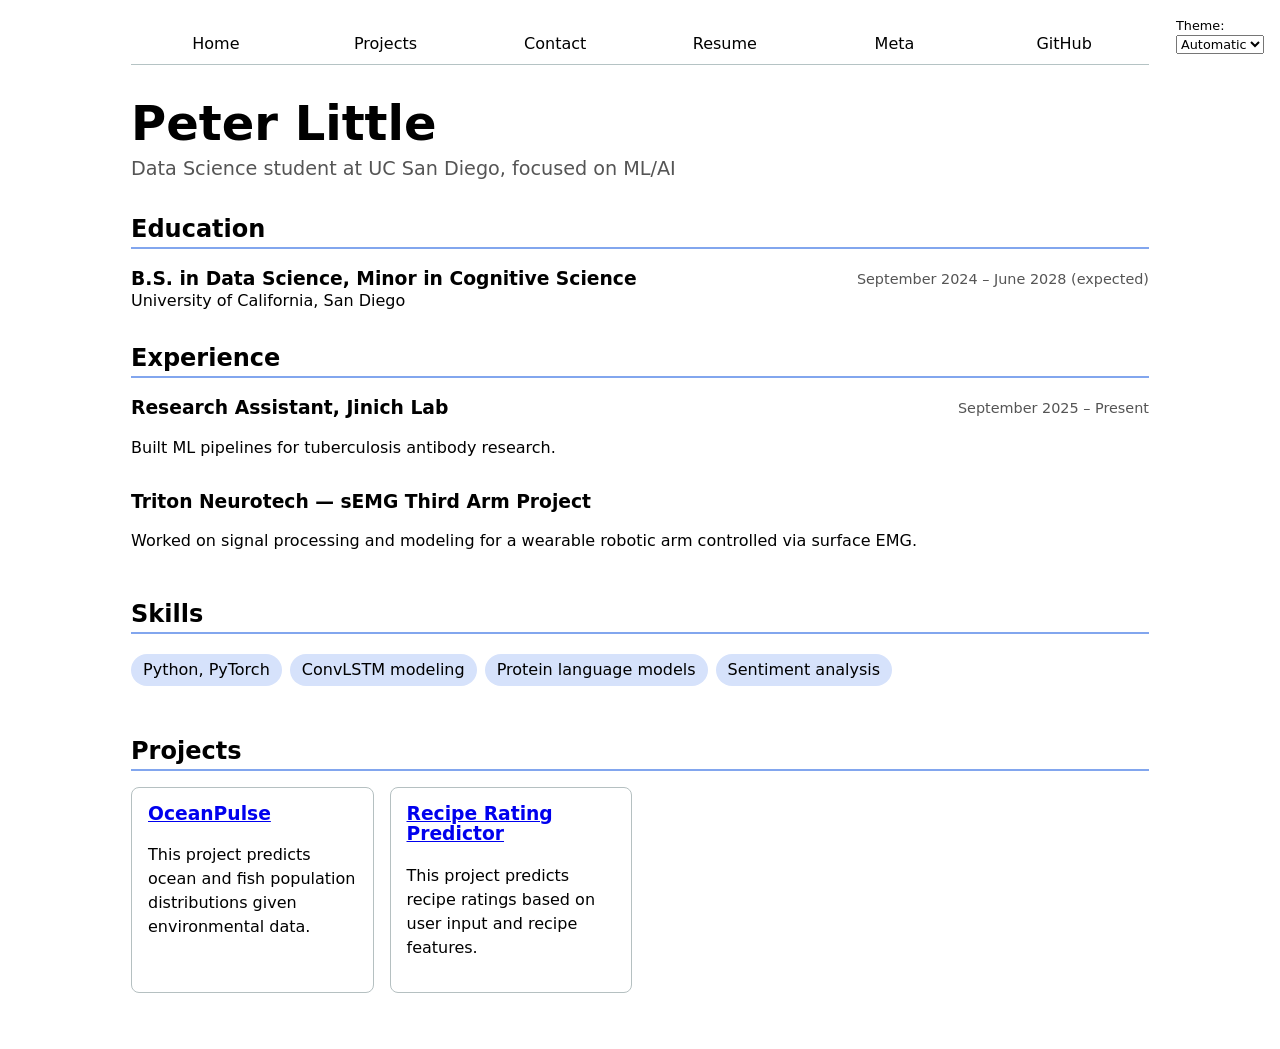
<file: resume/index.html>
<!DOCTYPE html>
<html lang="en">
<head>
    <meta charset="UTF-8">
    <meta name="viewport" content="width=device-width, initial-scale=1.0">
    <title>Resume</title>
    <link rel="stylesheet" href="../style.css">
    <script type="module" src="../global.js"></script></head>
<body class="resume">
<!-- <nav>
    <a href="../index.html">Home</a>
    <a href="../projects/index.html">Projects</a>
    <a href="../contact/index.html">Contact</a>
    <a href="index.html">Resume</a>
    <a href="https://github.com/PeterLittle670" target="_blank">GitHub</a>
</nav> -->

<h1>Peter Little</h1>
<p>Data Science student at UC San Diego, focused on ML/AI</p>

<section>
    <h2>Education</h2>
    <article>
        <header>
            <h3>B.S. in Data Science, Minor in Cognitive Science</h3>
            <p>University of California, San Diego</p>
        </header>
        <p><time datetime="2024-09">September 2024</time> – <time datetime="2028-06">June 2028</time> (expected)</p>
    </article>
</section>

<section>
    <h2>Experience</h2>
    <article>
        <header>
            <h3>Research Assistant, Jinich Lab</h3>
        </header>
        <p>Built ML pipelines for tuberculosis antibody research.</p>
        <p><time datetime="2025-09">September 2025</time> – Present</p>
    </article>

    <article>
        <header>
            <h3>Triton Neurotech — sEMG Third Arm Project</h3>
        </header>
        <p>Worked on signal processing and modeling for a wearable robotic arm controlled via surface EMG.</p>
    </article>
</section>

<section>
    <h2>Skills</h2>
    <ul>
        <li>Python, PyTorch</li>
        <li>ConvLSTM modeling</li>
        <li>Protein language models</li>
        <li>Sentiment analysis</li>
    </ul>
</section>

<section class="project-cards">
    <h2>Projects</h2>
    <article>
        <h3><a href="../projects/index.html">OceanPulse</a></h3>
        <p>This project predicts ocean and fish population distributions given environmental data.</p>
    </article>
    <article>
        <h3><a href="../projects/index.html">Recipe Rating Predictor</a></h3>
        <p>This project predicts recipe ratings based on user input and recipe features.</p>
    </article>
</section>

</body>
</html>
</file>
<file: style.css>
html {
  --color-accent: #82A6EE;
  accent-color: var(--color-accent);
  color-scheme: light dark;
}

body {
  /* Set line height to 1.5 times the font size
	   and use the OS’s UI font as the website font
	 */
  font: 100%/1.5 system-ui;
  max-width: 100ch;
  margin-inline: auto;
  padding: 1em;
}

h1, h2, h3, h4, h5, h6 {
  line-height: 1.1;
  text-wrap: balance;
}

h1 {
  font-size: 400%;
}

img {
    width: 150px;
    height: auto;
}

nav {
    display: flex;
    margin-bottom: 1em;
    /* border-bottom: 1px solid oklch(80% 3% 200); */
    --border-color: oklch(50% 10% 200 / 40%);
    /* ... other styles and nested rules ... */
    border-bottom: 1px solid var(--border-color);
}

nav a {
    flex: 1;
    text-decoration: none;
    color: inherit;
    text-align: center;
    padding: 0.5em;
}

nav a.current {
    /* border-bottom: 0.4em solid oklch(80% 3% 200); */
    border-bottom: 0.4em solid var(--border-color);
    padding-bottom: 0.1em;
}

nav a:hover {
    border-bottom: 0.4em solid var(--color-accent);
    padding-bottom: 0.1em;
    /* background-color: #D6E2FB; */
    background-color: color-mix(in oklch, var(--color-accent), canvas 85%);
}

.color-scheme {
    position: absolute;
    top: 1rem;
    right: 1rem;
    font-size: 80%;
    font-family: inherit;
}

input,
textarea,
button,
select {
    font: inherit;
}

form {
    display: grid;
    grid-template-columns: auto 1fr;
    gap: 1em;
}

label {
    display: grid;
    grid-template-columns: subgrid;
    grid-column: 1 / -1;
}

button {
    grid-column: 1 / -1;
}

.projects {
    display: grid;
    grid-template-columns: repeat(auto-fill, minmax(15em, 1fr));
    gap: 1em;
}

.projects article {
    display: grid;
    grid-template-rows: subgrid;
    grid-row: span 3;
}

.projects h2 {
    margin: 0;
}

#projects-plot {
    max-width: 20em;
    margin-block: 2em;

    overflow: visible;

    path {
        transition: 300ms;
        cursor: pointer;
    }

    &:has(path:hover) {
        path:not(:hover) {
            opacity: 0.5;
        }
    }
}

.container {
    display: flex;
    align-items: center;
    gap: 2em;
}

.selected {
    --color: oklch(60% 45% 0) !important;

    &:is(path) {
        fill: var(--color);
    }
}

.legend {
    flex: 1;
    display: grid;
    grid-template-columns: repeat(auto-fill, minmax(7em, 1fr));
    gap: 1em;
    border: 1px solid oklch(80% 3% 200);
    border-radius: 0.5em;
    padding: 1em;
    margin-block: 1em;
}

.legend-item {
    display: flex;
    align-items: center;
    gap: 0.5em;
}

.swatch {
    display: inline-block;
    width: 1em;
    aspect-ratio: 1 / 1;
    background-color: var(--color);
    border-radius: 0.25em;
}

.project-year {
    color: gray;
    font-family: Baskerville, serif;
    font-variant-numeric: oldstyle-nums;
}

.resume {
    h1 {
        font-size: 300%;
        margin-bottom: 0;
    }

    h1 + p {
        margin-top: 0.25em;
        font-size: 1.2em;
        color: oklch(45% 0 0);
    }

    section {
        margin-block: 2em;
    }

    h2 {
        border-bottom: 2px solid var(--color-accent);
        padding-bottom: 0.2em;
    }

    /* Title on the left, dates on the right, description below */
    article {
        display: grid;
        grid-template-columns: 1fr auto;
        column-gap: 1em;
        margin-block: 1em;

        > * {
            grid-column: 1 / -1;
        }
    }

    header {
        grid-column: 1;

        h3, p {
            margin: 0;
        }
    }

    p:has(> time) {
        grid-column: 2;
        grid-row: 1;
        margin: 0;
        text-align: right;
        font-size: 0.9em;
        color: oklch(45% 0 0);
    }

    /* Skills as pills */
    ul {
        display: flex;
        flex-wrap: wrap;
        gap: 0.5em;
        list-style: none;
        padding: 0;
    }

    li {
        background-color: #D6E2FB;
        padding: 0.25em 0.75em;
        border-radius: 1em;
    }

    /* Projects as cards */
    .project-cards {
        display: grid;
        grid-template-columns: repeat(auto-fill, minmax(15em, 1fr));
        gap: 1em;

        h2 {
            grid-column: 1 / -1;
            margin-bottom: 0;
        }

        article {
            display: block;
            margin: 0;
            padding: 1em;
            border: 1px solid oklch(80% 3% 200);
            border-radius: 0.5em;
        }

        h3 {
            margin-top: 0;
        }
    }
}

#profile-stats {
    dl {
        display: grid;
        grid-template-columns: repeat(5, 1fr);
        text-align: center;
    }

    dt {
        grid-row: 1;
        font-size: 0.8em;
        text-transform: uppercase;
        color: oklch(55% 0 0);
    }

    dd {
        grid-row: 2;
        margin: 0;
        font-size: 2em;
        font-weight: bold;
    }
}

.gridlines {
    .tick line {
        stroke: oklch(55% 0 0);
        stroke-opacity: 0.2;
    }

    .domain {
        display: none;
    }
}

dl.info {
    display: grid;
    grid-template-columns: auto 1fr;
    gap: 0.25em 1em;
    margin: 0;
    transition-duration: 500ms;
    transition-property: opacity, visibility;

    dt {
        grid-column: 1;
        font-size: 0.8em;
        color: oklch(55% 0 0);
    }

    dd {
        grid-column: 2;
        margin: 0;
        font-weight: bold;
    }
}

dl.info[hidden]:not(:hover, :focus-within) {
    opacity: 0;
    visibility: hidden;
}

.tooltip {
    position: fixed;
    top: 1em;
    left: 1em;
    background-color: color-mix(in oklch, canvas 80%, transparent);
    backdrop-filter: blur(6px);
    box-shadow: 0 2px 8px oklch(0% 0 0 / 20%);
    border-radius: 0.5em;
    padding: 0.75em 1em;
}

circle {
    transition: all 200ms, r calc(var(--r) * 100ms);
    transform-origin: center;
    transform-box: fill-box;

    @starting-style {
        r: 0;
    }
}

#files {
    display: grid;
    grid-template-columns: 1fr 4fr;

    > div {
        grid-column: 1 / -1;
        display: grid;
        grid-template-columns: subgrid;
    }

    dt {
        grid-column: 1;

        small {
            display: block;
            font-size: 0.75em;
            opacity: 0.6;
        }
    }

    dd {
        grid-column: 2;
        display: flex;
        flex-wrap: wrap;
        align-items: start;
        align-content: start;
        gap: 0.15em;
        padding-top: 0.6em;
        margin-left: 0;
    }
}

.loc {
    display: flex;
    width: 0.5em;
    aspect-ratio: 1;
    background: var(--color);
    border-radius: 50%;
}

#scrolly-1 {
    position: relative;
    display: flex;
    gap: 1rem;

    > * {
        flex: 1;
    }
}

#scatter-story {
    position: relative;

    .step {
        padding-bottom: 50vh; /* space commits out so each gets its own scroll */
    }
}

#scatter-plot {
    position: sticky;
    top: 0;
    left: 0;
    bottom: auto;
    height: 50vh;
}

#time-filter {
    display: flex;

    label {
        flex: 1;
        display: flex;
        align-items: baseline;
        gap: 0.5em;
    }

    time {
        margin-left: auto;
    }
}

circle:hover {
    transform: scale(1.5);
}

circle.selected {
    fill: #ff6b6b;
}

dl.stats {
    display: grid;
    grid-auto-flow: column;
    grid-auto-columns: 1fr;
    text-align: center;

    dt {
        grid-row: 1;
        font-size: 0.8em;
        text-transform: uppercase;
        color: oklch(55% 0 0);
    }

    dd {
        grid-row: 2;
        margin: 0;
        font-size: 2em;
        font-weight: bold;
    }
}
</file>
